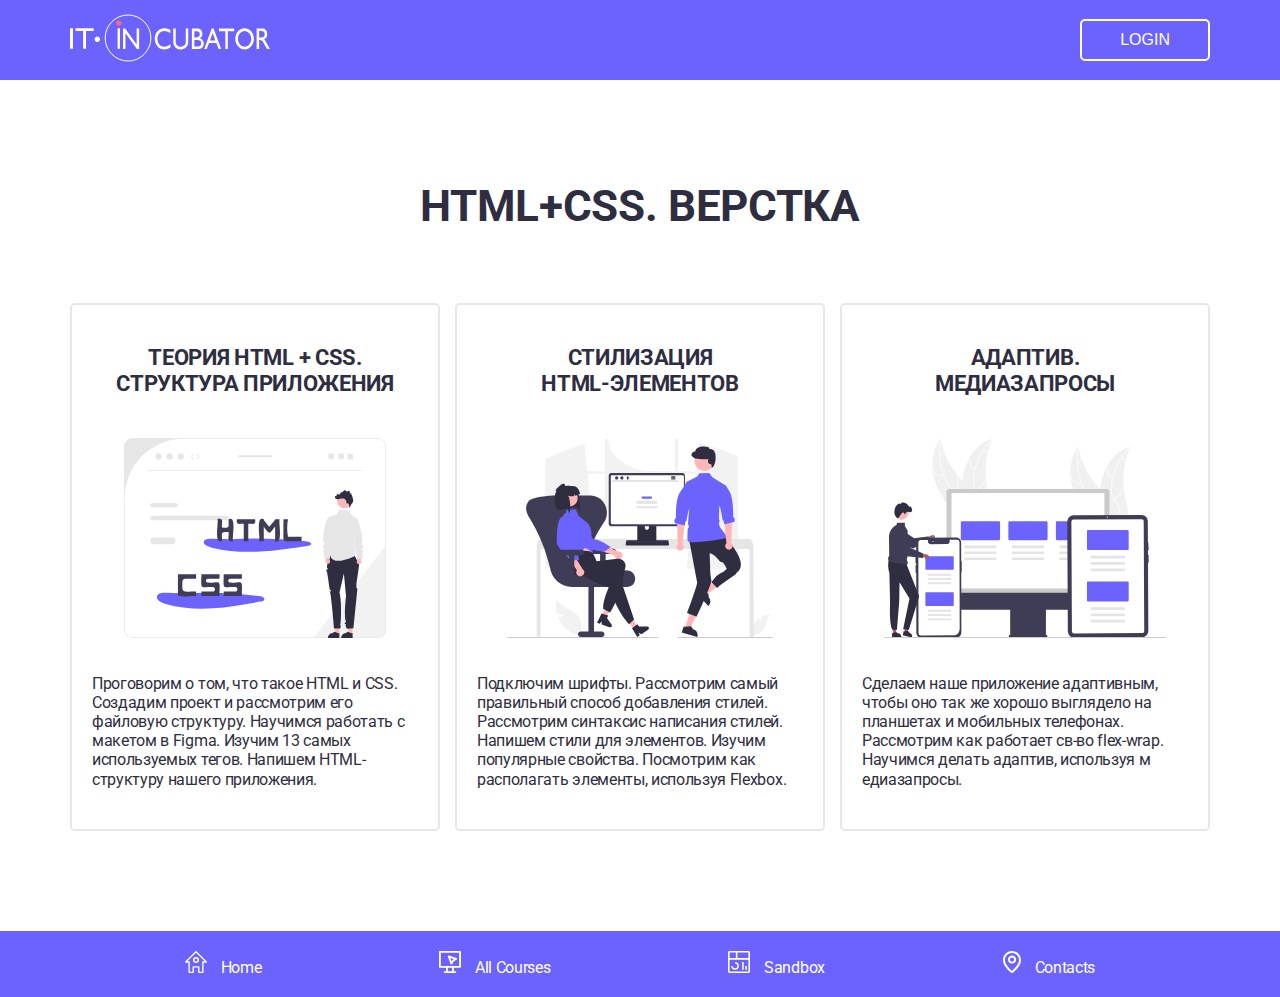
<file: Project/index.html>
<!DOCTYPE html>
<html lang="en">

<head>
    <meta charset="UTF-8">
    <meta name="viewport" content="width=device-width, initial-scale=1.0">
    <link rel="preconnect" href="https://fonts.googleapis.com">
    <ink rel="preconnect" href="https://fonts.gstatic.com" crossorigin>
        <link href="https://fonts.googleapis.com/css2?family=Roboto:wght@100..900&display=swap" rel="stylesheet">
        <link rel="stylesheet" href="style.css">
        <title>Project</title>
</head>

<body>
    <header>
        <div class="container">
            <div class="flex-header-wrapper">
                <a href="https://ya.ru/?npr=1">
                    <img src="assets/img/logo.svg" alt="">
                </a>
                <button class="login-btn">login</button>
            </div>
        </div>
    </header>

    <section class="main">
        <div class="container">
            <h1>html+css. верстка</h1>

            <div class="card-flex-wrapper">
                <div class="card">
                    <h3 class="card-title">теория html + css. <br>Структура приложения</h3>
                    <img class="card-img" src="assets/img/img-1.svg" alt="">
                    <p class="card-text">Проговорим о том, что такое <span>HTML и CSS</span>. Создадим проект и
                        рассмотрим его файловую структуру.
                        Научимся работать с макетом в Figma. Изучим 13 самых используемых тегов. Напишем HTML-структуру
                        нашего
                        приложения.</p>
                </div>
                <div class="card">
                    <h3 class="card-title">Стилизация <br>HTML-элементов</h3>
                    <img class="card-img" src="assets/img/img-2.svg" alt="">
                    <p class="card-text">Подключим шрифты. Рассмотрим самый правильный способ добавления стилей.
                        Рассмотрим
                        синтаксис написания
                        стилей. Напишем стили для элементов. Изучим популярные <span>свойства</span>. Посмотрим как
                        располагать
                        элементы, используя Flexbox.</p>
                </div>
                <div class="card">
                    <h3 class="card-title">Адаптив. <br>Медиазапросы</h3>
                    <img class="card-img" src="assets/img/img-3.svg" alt="">
                    <p class="card-text">Сделаем наше приложение адаптивным, чтобы оно так же хорошо выглядело на
                        планшетах
                        и мобильных телефонах.
                        Рассмотрим как работает св-во flex-wrap. Научимся делать <span>адаптив</span>, используя м
                        едиазапросы.
                    </p>
                </div>
            </div>
        </div>
    </section>

    <footer>
        <div class="container">
            <ul>
                <li>
                    <a target="_blank" href="">
                        <img class="icon" src="assets/img/home-icon.svg" alt="">
                        Home
                    </a>
                </li>
                <li>
                    <a href="">
                        <img class="icon" src="assets/img/computer-icon.svg" alt="">
                        All Courses
                    </a>
                </li>
                <li>
                    <a href="">
                        <img class="icon" src="assets/img/sandbox-icon.svg" alt="">
                        Sandbox
                    </a>
                </li>
                <li>
                    <a href="">
                        <img class="icon" src="assets/img/map-pointer-icon.svg" alt="">
                        Contacts
                    </a>
                </li>
            </ul>
        </div>
    </footer>
</body>

</html>
</file>
<file: Project/style.css>
* {
    margin: 0;
    padding: 0;
    box-sizing: border-box;    
}

body {
    font-family: 'Roboto', sans-serif;
    font-style: normal;
    line-height: 1.2;
    letter-spacing: -0.02em;
    color: #2F2E41;
}

/* Вставь в селектор, чтобы обзначить границы контейнера рамкой - border: 1px solid red; */
.container {
    max-width: 1170px;
    width: 100%;
    height: 100%;
    padding: 0 15px;
    margin: 0 auto;    
}

ul {
    list-style: none;
}

a {
    text-decoration: none;
}

header {
    height: 80px;
}

.flex-header-wrapper {
    display: flex;
    justify-content: space-between;
    align-items: center;
    height: 100%;
}

header,
footer {
    background-color: #6C63FF;    
}

.login-btn {    
    border: 2px solid #FFFFFF;
    border-radius: 5px;
    padding: 10px 38px 10px 38px;
    background-color: transparent;

    font-size: 16px;
    font-weight: 500;

    text-align: center;
    text-transform: uppercase;

    color: #FFFFFF;
}

.main {
    padding: 100px 0px;
}

h1 {       
    font-size: 44px;
    font-weight: 700;       
    text-transform: uppercase;
    margin-bottom: 70px;
    text-align: center;
}

.card-flex-wrapper {
    display: flex;
    gap: 15px;
}

.card {
    border: 2px solid #E7E7E7;
    border-radius: 5px;
    background-color: #FFFFFF;
    padding: 40px 20px;
    width: 370px;
    display: flex;
    flex-direction: column;
}



.card-title {        
    font-size: 22px;
    font-weight: 700;    
    text-align: center;
    text-transform: uppercase;
}

.card-img {
    height: 200px;
    margin: 40px 0 36px;
}

.card-text {        
    font-size: 16px;
    font-weight: 400;    
}

footer ul {
    padding: 20px 100px;
    display: flex;
    justify-content: space-between;
}


footer a {
    padding: 10px 15px;
    color:#FFFFFF;
    font-size: 16px;
    font-weight: 400;
    text-transform: capitalize;   
}

.icon {
    margin-right: 10px ;
}
</file>
